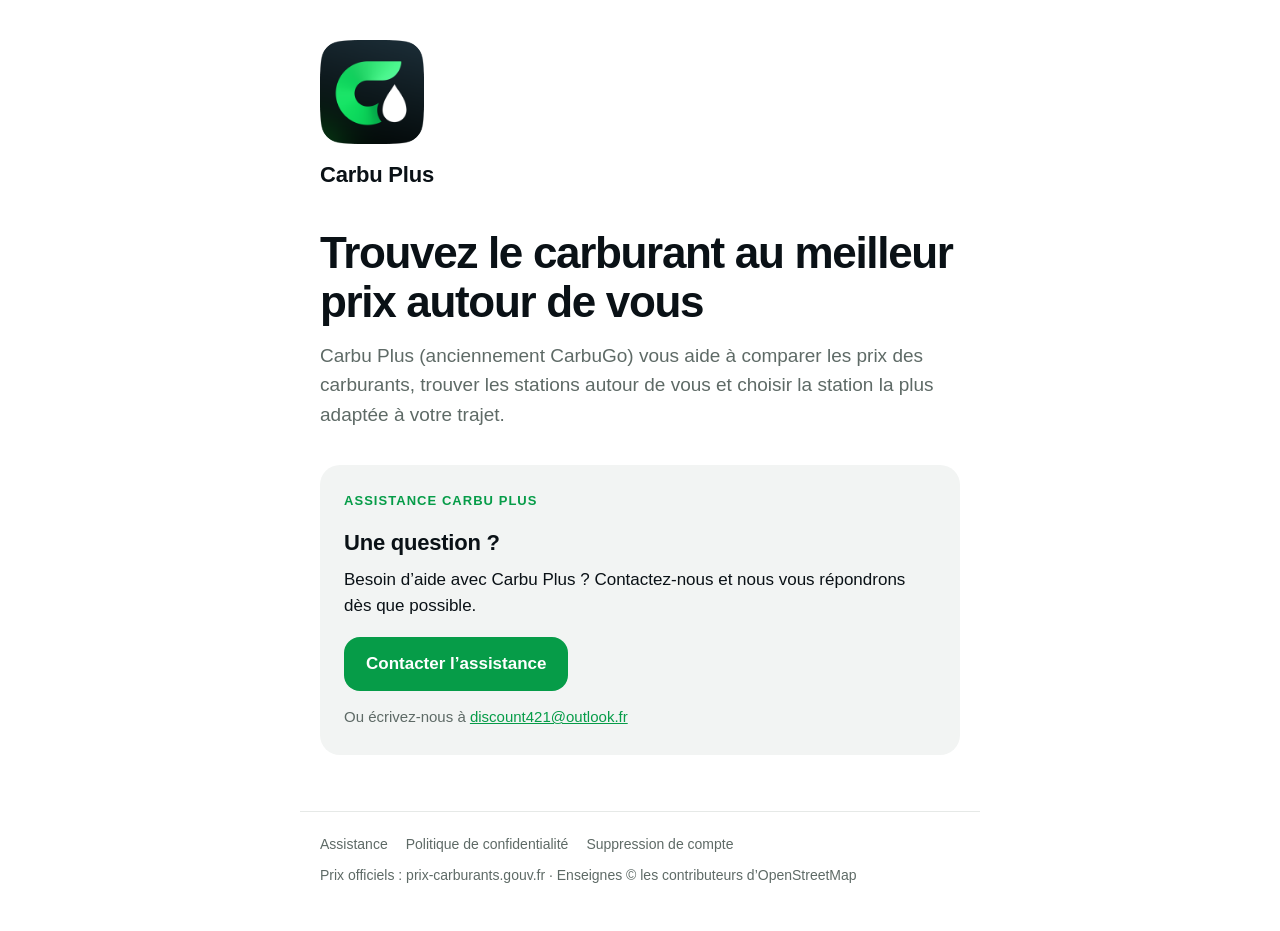
<file: index.html>
<!doctype html>
<html lang="fr">
<head>
  <meta charset="utf-8">
  <meta name="viewport" content="width=device-width, initial-scale=1, viewport-fit=cover">
  <title>Carbu Plus</title>
  <meta name="description" content="Carbu Plus vous aide à comparer les prix des carburants, trouver les stations autour de vous et choisir la station la plus adaptée à votre trajet.">
  <link rel="icon" type="image/png" href="assets/favicon-64.png">
  <link rel="apple-touch-icon" href="assets/apple-touch-icon.png">
  <link rel="stylesheet" href="assets/style.css?v=2">
</head>
<body>
  <main>
    <header class="hero">
      <img src="assets/carbugo-256.png" alt="Logo Carbu Plus" width="104" height="104">
      <p class="name">Carbu Plus</p>
    </header>

    <h1>Trouvez le carburant au meilleur prix autour de vous</h1>
    <p class="lead">Carbu Plus (anciennement CarbuGo) vous aide à comparer les prix des carburants, trouver les stations autour de vous et choisir la station la plus adaptée à votre trajet.</p>

    <section class="card" id="assistance" aria-labelledby="assistance-titre">
      <p class="eyebrow">Assistance Carbu Plus</p>
      <h2 id="assistance-titre">Une question ?</h2>
      <p>Besoin d’aide avec Carbu Plus ? Contactez-nous et nous vous répondrons dès que possible.</p>
      <a class="button" href="mailto:discount421@outlook.fr?subject=Assistance%20Carbu%20Plus">Contacter l’assistance</a>
      <p class="small muted">Ou écrivez-nous à <a href="mailto:discount421@outlook.fr">discount421@outlook.fr</a></p>
    </section>
  </main>

  <footer>
    <nav aria-label="Liens utiles">
      <a href="assistance/">Assistance</a>
      <a href="confidentialite/">Politique de confidentialité</a>
      <a href="suppression-compte/">Suppression de compte</a>
    </nav>
    <p>Prix officiels : prix-carburants.gouv.fr · Enseignes © les contributeurs d’OpenStreetMap</p>
  </footer>
</body>
</html>
</file>
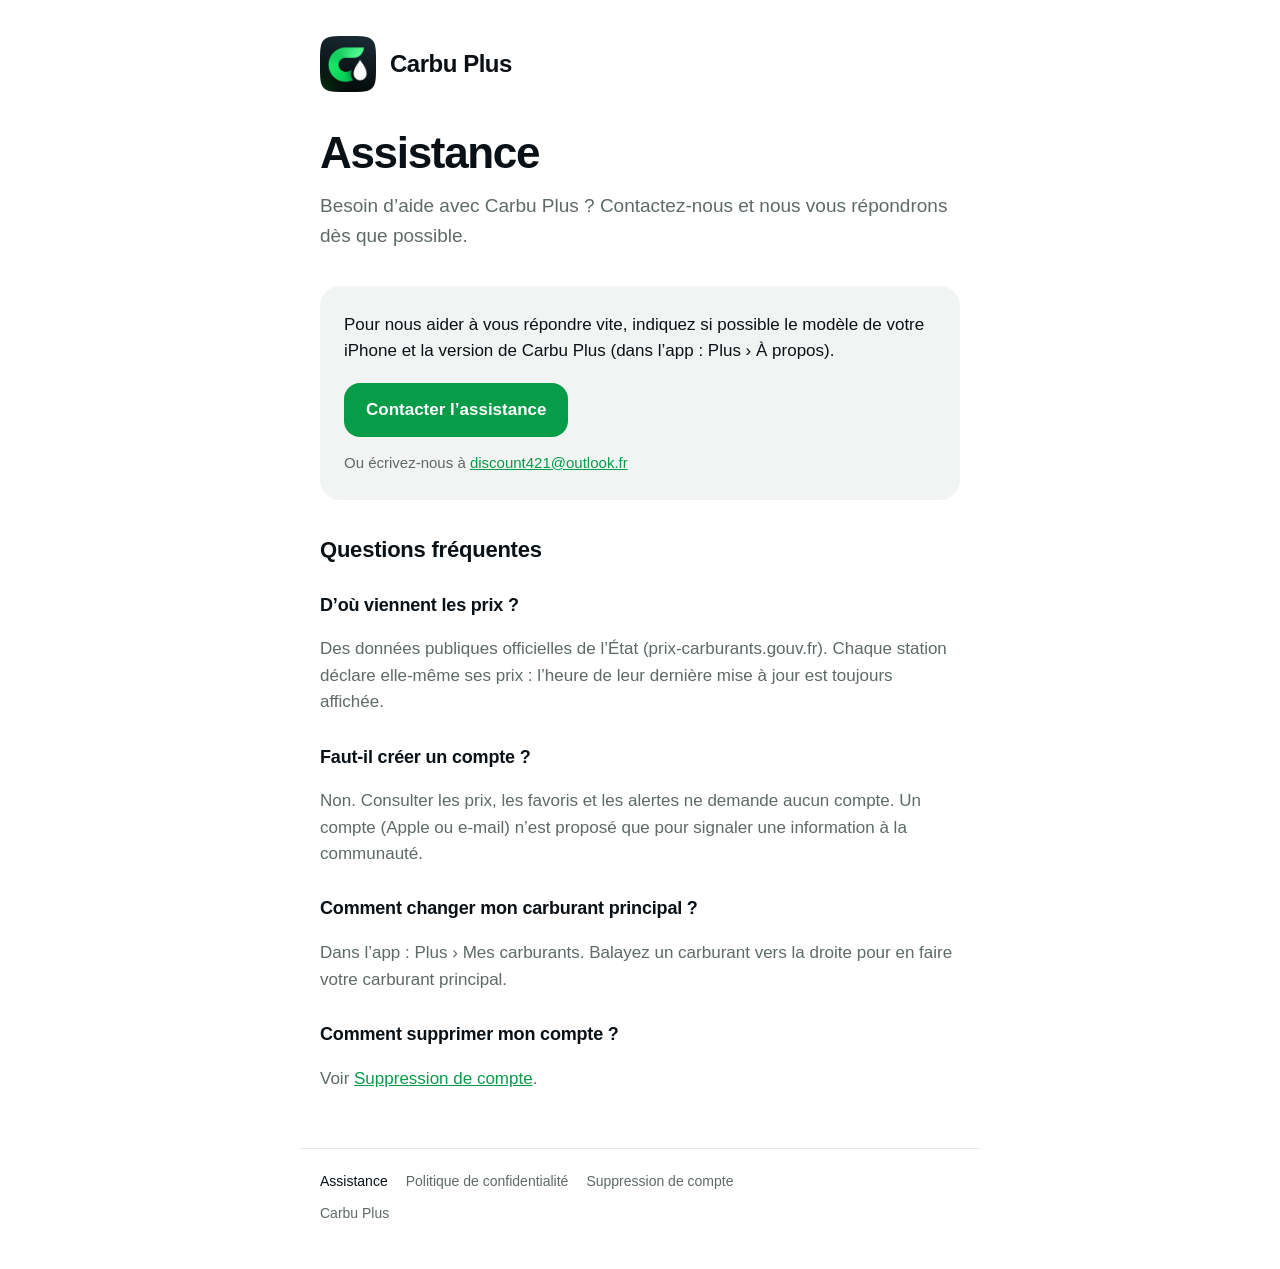
<file: assistance/index.html>
<!doctype html>
<html lang="fr">
<head>
  <meta charset="utf-8">
  <meta name="viewport" content="width=device-width, initial-scale=1, viewport-fit=cover">
  <title>Assistance · Carbu Plus</title>
  <meta name="description" content="Assistance Carbu Plus : contactez-nous, nous vous répondrons dès que possible.">
  <link rel="icon" type="image/png" href="../assets/favicon-64.png">
  <link rel="apple-touch-icon" href="../assets/apple-touch-icon.png">
  <link rel="stylesheet" href="../assets/style.css?v=2">
</head>
<body>
  <main>
    <a class="brand" href="../"><img src="../assets/carbugo-256.png" alt="" width="56" height="56"><span>Carbu Plus</span></a>

    <h1>Assistance</h1>
    <p class="lead">Besoin d’aide avec Carbu Plus ? Contactez-nous et nous vous répondrons dès que possible.</p>

    <section class="card" aria-label="Contact">
      <p>Pour nous aider à vous répondre vite, indiquez si possible le modèle de votre iPhone et la version de Carbu Plus (dans l’app : Plus › À propos).</p>
      <a class="button" href="mailto:discount421@outlook.fr?subject=Assistance%20Carbu%20Plus">Contacter l’assistance</a>
      <p class="small muted">Ou écrivez-nous à <a href="mailto:discount421@outlook.fr">discount421@outlook.fr</a></p>
    </section>

    <h2>Questions fréquentes</h2>

    <h3>D’où viennent les prix ?</h3>
    <p class="muted">Des données publiques officielles de l’État (prix-carburants.gouv.fr). Chaque station déclare elle-même ses prix : l’heure de leur dernière mise à jour est toujours affichée.</p>

    <h3>Faut-il créer un compte ?</h3>
    <p class="muted">Non. Consulter les prix, les favoris et les alertes ne demande aucun compte. Un compte (Apple ou e-mail) n’est proposé que pour signaler une information à la communauté.</p>

    <h3>Comment changer mon carburant principal ?</h3>
    <p class="muted">Dans l’app : Plus › Mes carburants. Balayez un carburant vers la droite pour en faire votre carburant principal.</p>

    <h3>Comment supprimer mon compte ?</h3>
    <p class="muted">Voir <a href="../suppression-compte/">Suppression de compte</a>.</p>
  </main>

  <footer>
    <nav aria-label="Liens utiles">
      <a href="./" aria-current="page">Assistance</a>
      <a href="../confidentialite/">Politique de confidentialité</a>
      <a href="../suppression-compte/">Suppression de compte</a>
    </nav>
    <p>Carbu Plus</p>
  </footer>
</body>
</html>
</file>
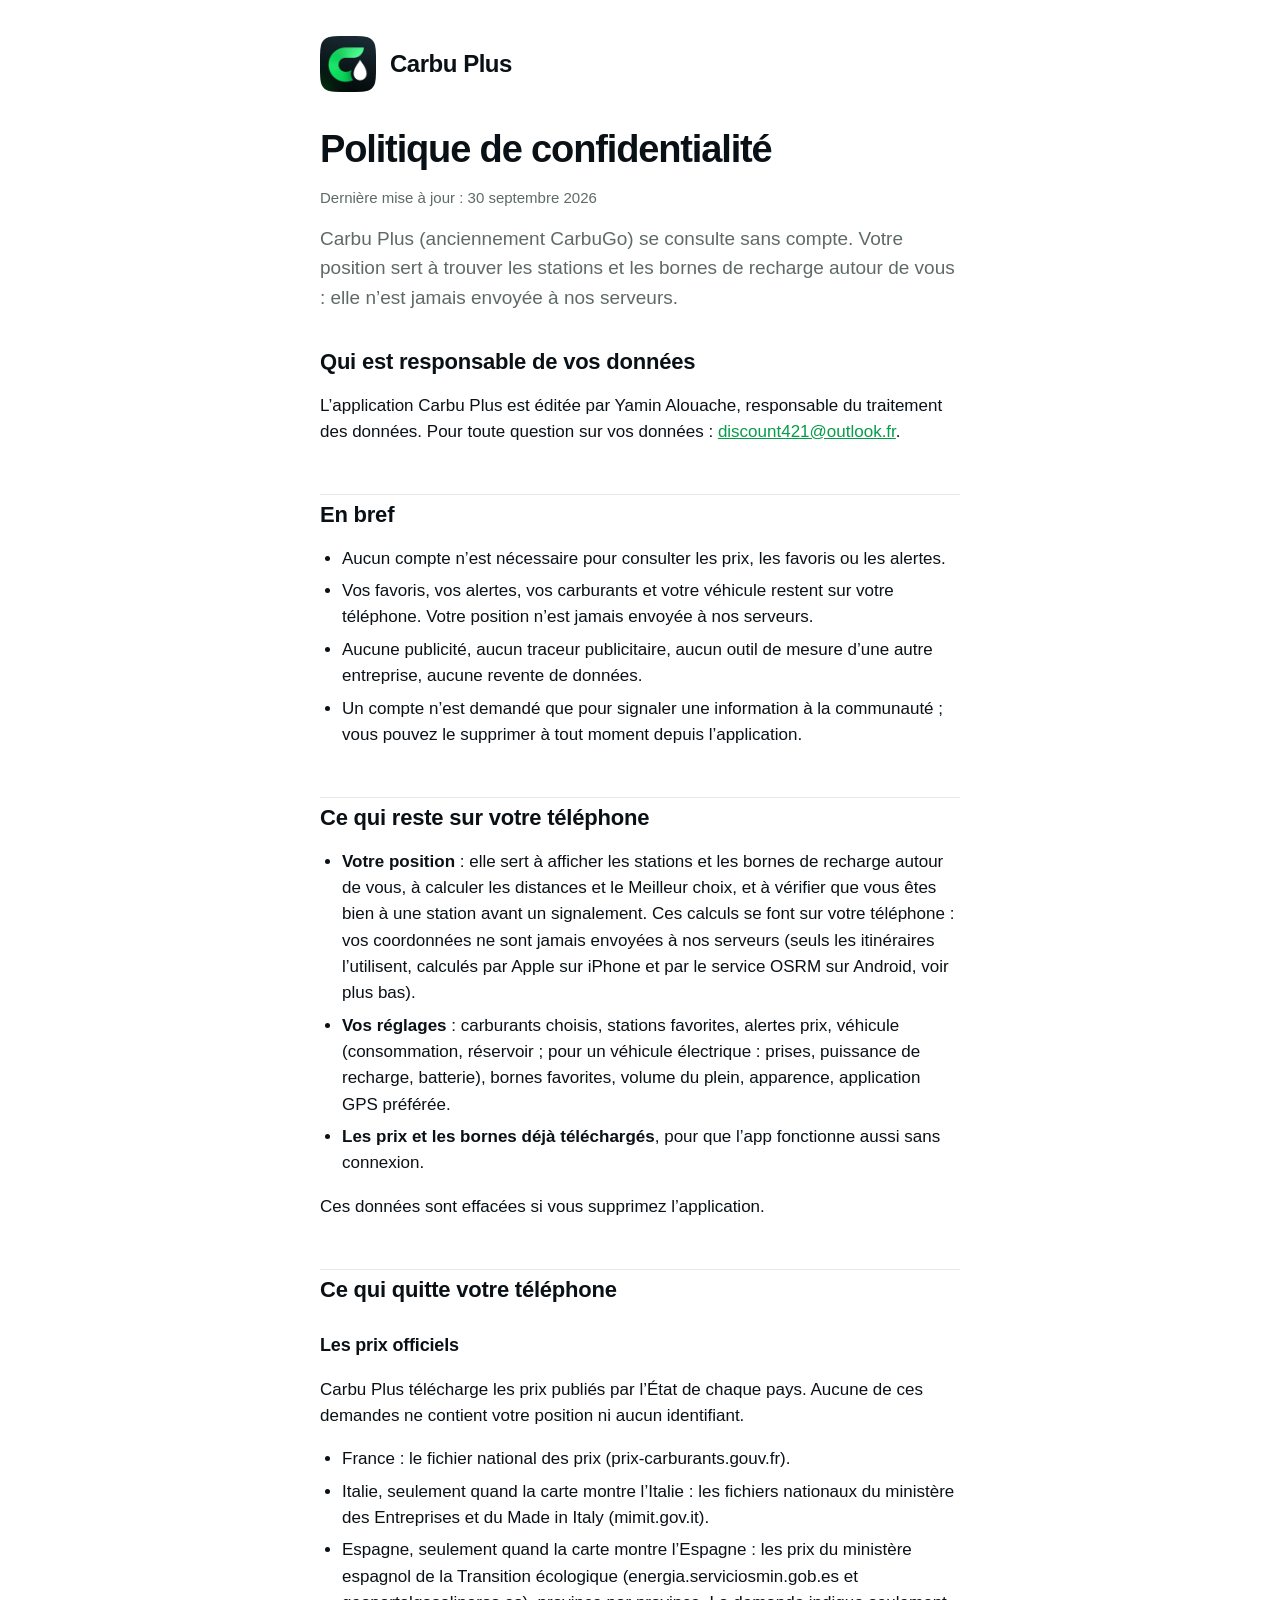
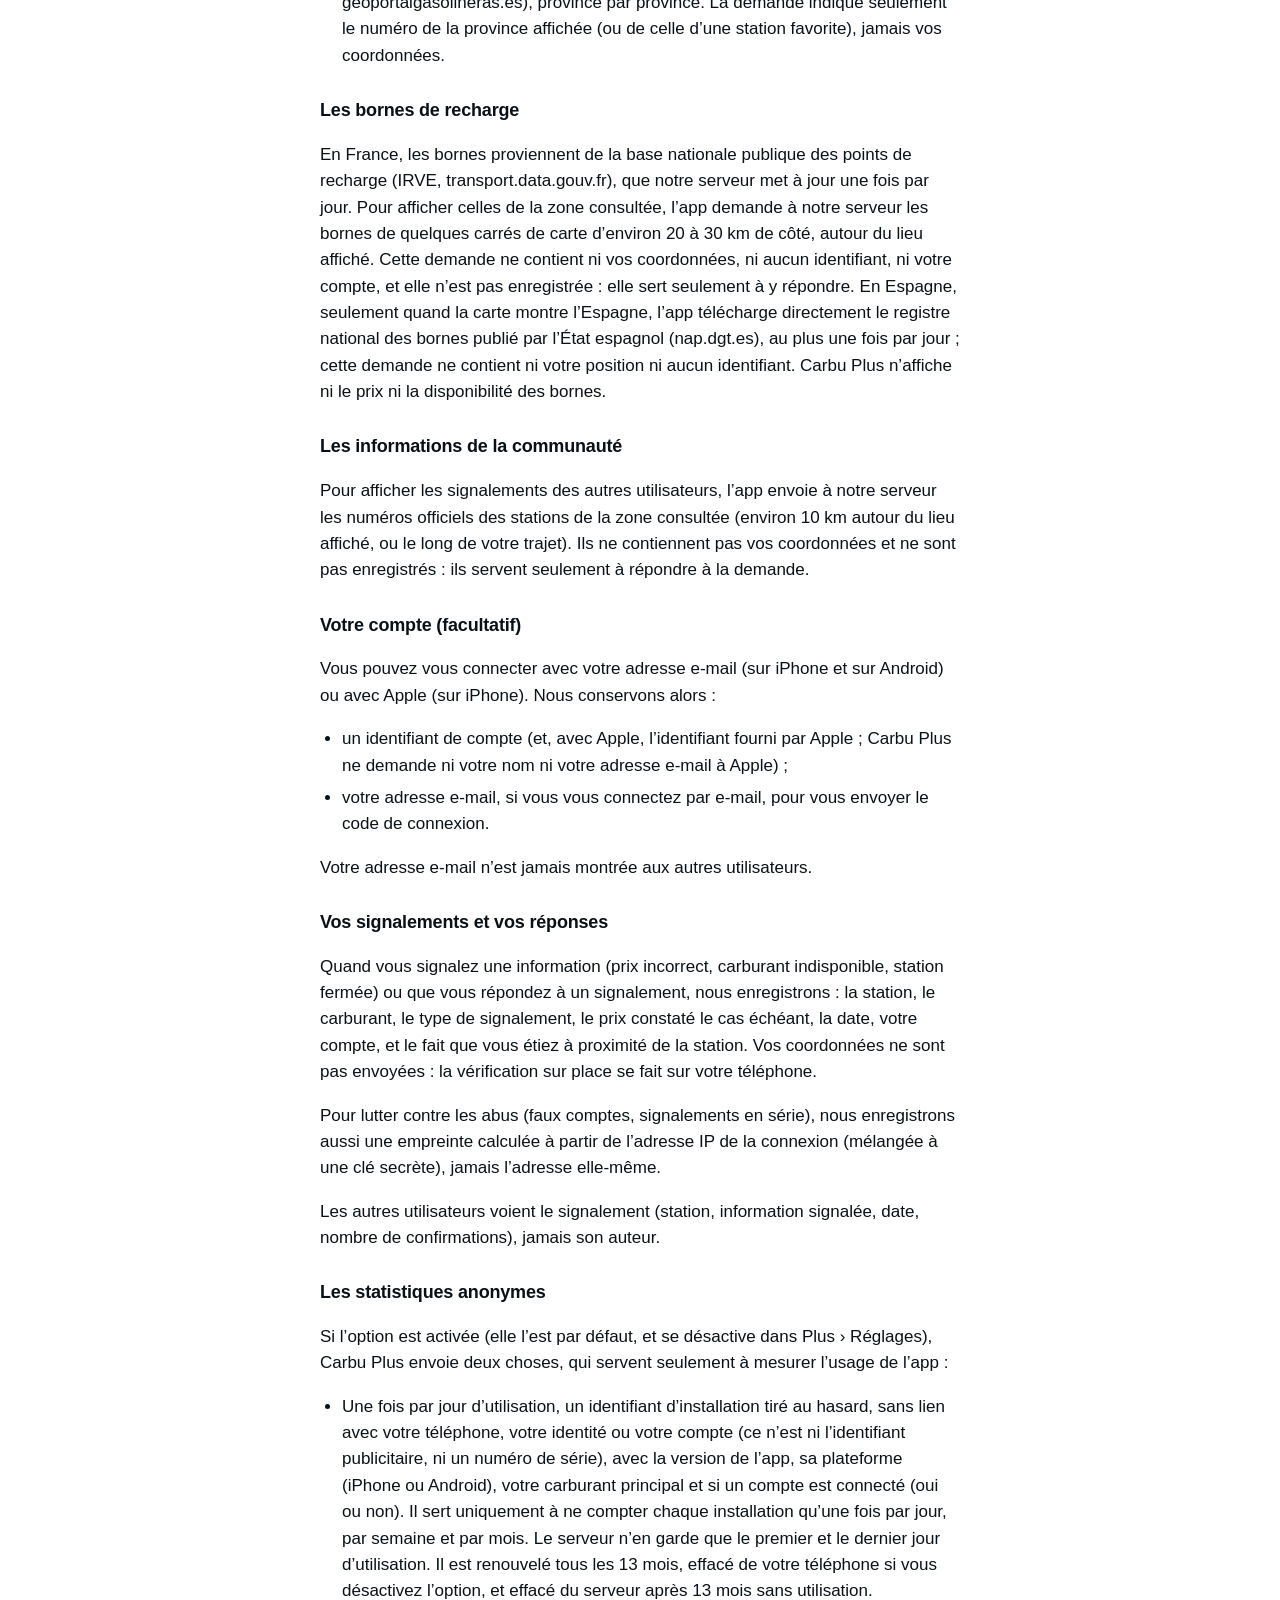
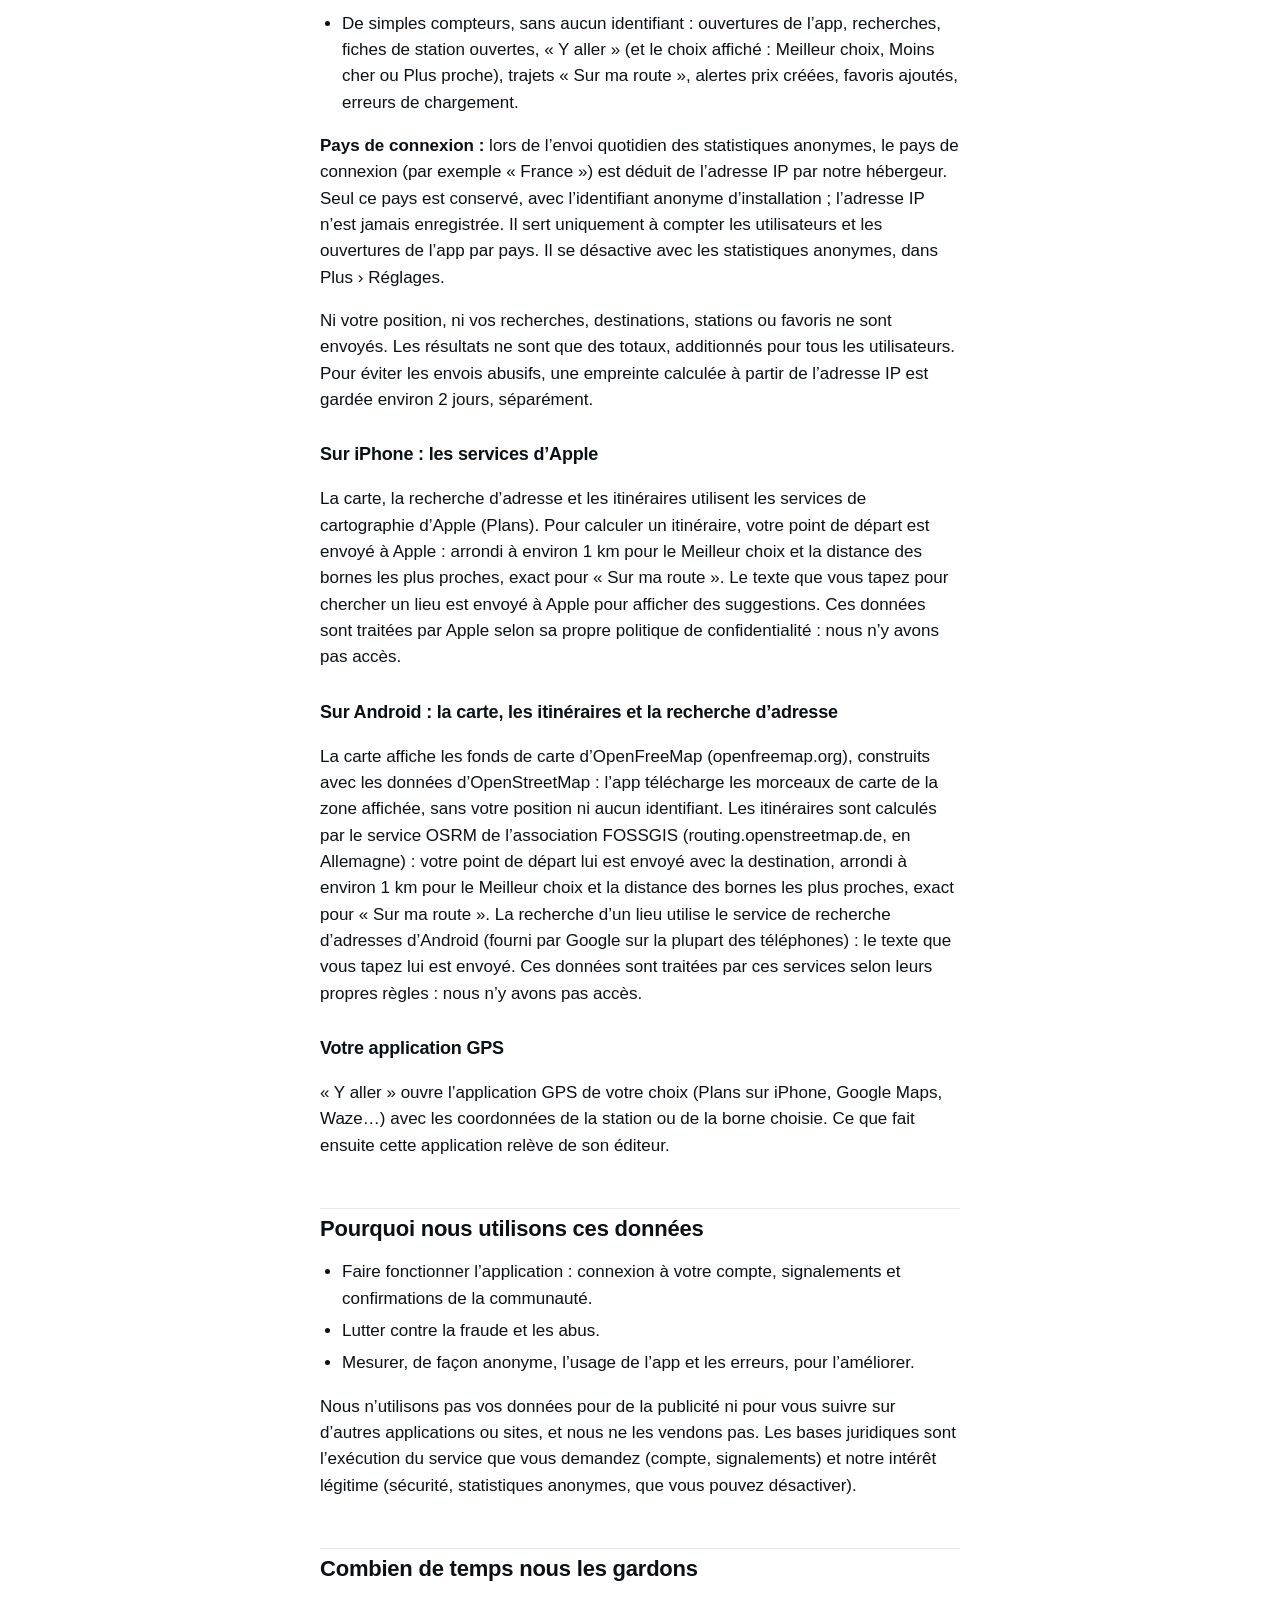
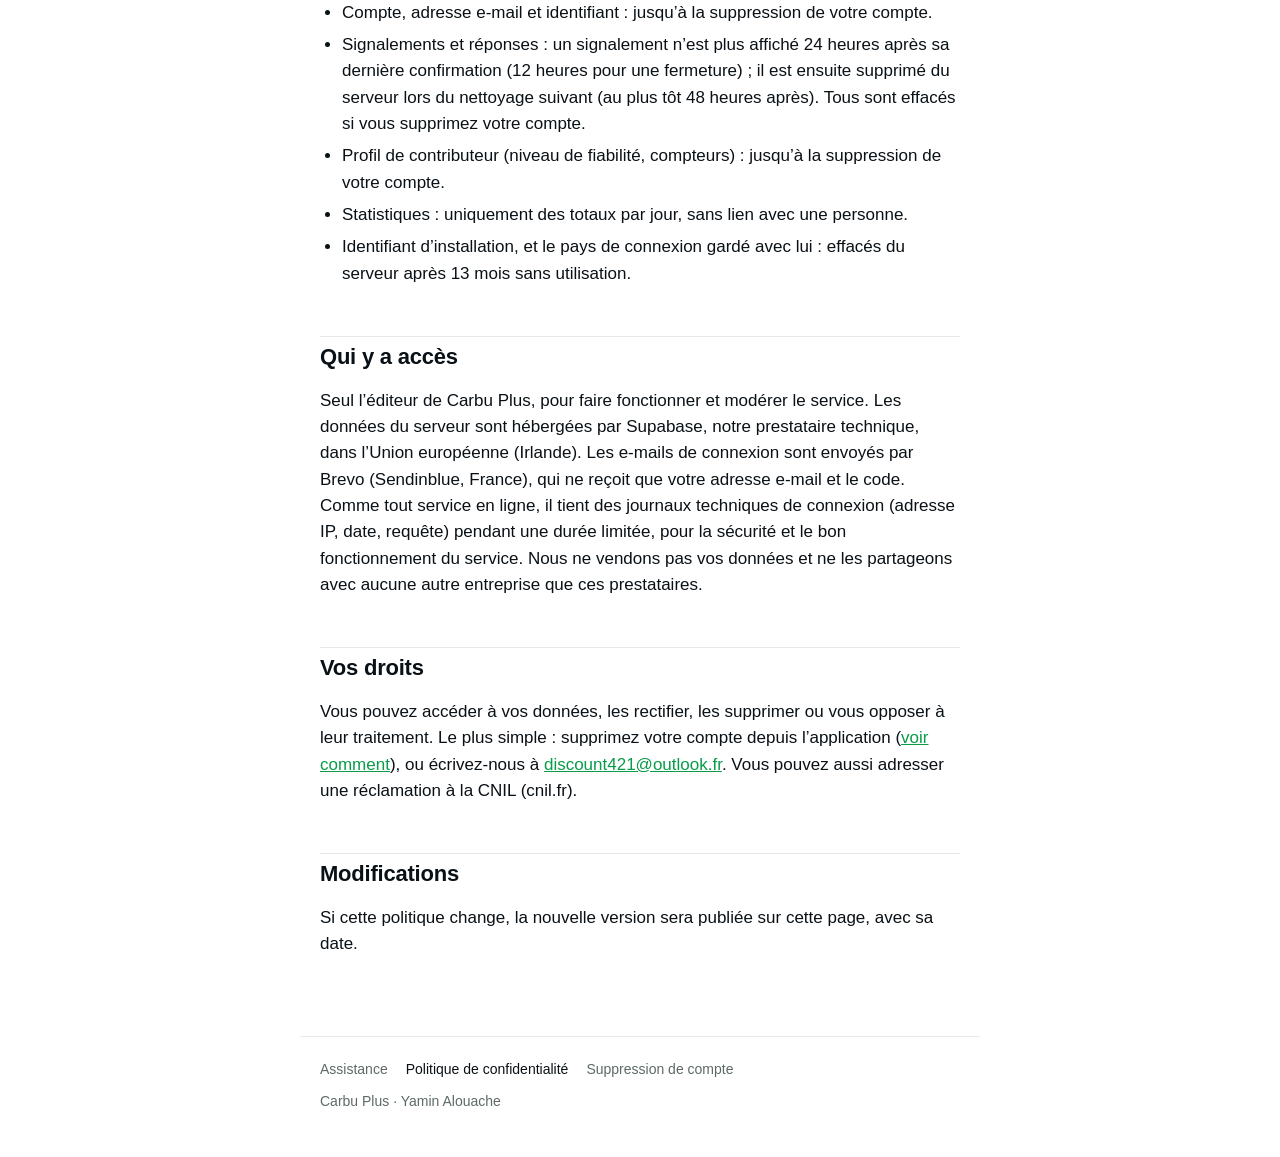
<file: confidentialite/index.html>
<!doctype html>
<html lang="fr">
<head>
  <meta charset="utf-8">
  <meta name="viewport" content="width=device-width, initial-scale=1, viewport-fit=cover">
  <title>Politique de confidentialité · Carbu Plus</title>
  <meta name="description" content="Politique de confidentialité de l’application Carbu Plus : quelles données quittent votre téléphone (iPhone ou Android), pourquoi, et combien de temps elles sont conservées.">
  <link rel="icon" type="image/png" href="../assets/favicon-64.png">
  <link rel="apple-touch-icon" href="../assets/apple-touch-icon.png">
  <link rel="stylesheet" href="../assets/style.css?v=2">
</head>
<body>
  <main class="doc">
    <a class="brand" href="../"><img src="../assets/carbugo-256.png" alt="" width="56" height="56"><span>Carbu Plus</span></a>

    <h1>Politique de confidentialité</h1>
    <p class="muted small">Dernière mise à jour : 30 septembre 2026</p>
    <p class="lead">Carbu Plus (anciennement CarbuGo) se consulte sans compte. Votre position sert à trouver les stations et les bornes de recharge autour de vous : elle n’est jamais envoyée à nos serveurs.</p>

    <section>
      <h2>Qui est responsable de vos données</h2>
      <p>L’application Carbu Plus est éditée par Yamin Alouache, responsable du traitement des données. Pour toute question sur vos données : <a href="mailto:discount421@outlook.fr">discount421@outlook.fr</a>.</p>
    </section>

    <section>
      <h2>En bref</h2>
      <ul>
        <li>Aucun compte n’est nécessaire pour consulter les prix, les favoris ou les alertes.</li>
        <li>Vos favoris, vos alertes, vos carburants et votre véhicule restent sur votre téléphone. Votre position n’est jamais envoyée à nos serveurs.</li>
        <li>Aucune publicité, aucun traceur publicitaire, aucun outil de mesure d’une autre entreprise, aucune revente de données.</li>
        <li>Un compte n’est demandé que pour signaler une information à la communauté ; vous pouvez le supprimer à tout moment depuis l’application.</li>
      </ul>
    </section>

    <section>
      <h2>Ce qui reste sur votre téléphone</h2>
      <ul>
        <li><strong>Votre position</strong> : elle sert à afficher les stations et les bornes de recharge autour de vous, à calculer les distances et le Meilleur choix, et à vérifier que vous êtes bien à une station avant un signalement. Ces calculs se font sur votre téléphone : vos coordonnées ne sont jamais envoyées à nos serveurs (seuls les itinéraires l’utilisent, calculés par Apple sur iPhone et par le service OSRM sur Android, voir plus bas).</li>
        <li><strong>Vos réglages</strong> : carburants choisis, stations favorites, alertes prix, véhicule (consommation, réservoir ; pour un véhicule électrique : prises, puissance de recharge, batterie), bornes favorites, volume du plein, apparence, application GPS préférée.</li>
        <li><strong>Les prix et les bornes déjà téléchargés</strong>, pour que l’app fonctionne aussi sans connexion.</li>
      </ul>
      <p>Ces données sont effacées si vous supprimez l’application.</p>
    </section>

    <section>
      <h2>Ce qui quitte votre téléphone</h2>

      <h3>Les prix officiels</h3>
      <p>Carbu Plus télécharge les prix publiés par l’État de chaque pays. Aucune de ces demandes ne contient votre position ni aucun identifiant.</p>
      <ul>
        <li>France : le fichier national des prix (prix-carburants.gouv.fr).</li>
        <li>Italie, seulement quand la carte montre l’Italie : les fichiers nationaux du ministère des Entreprises et du Made in Italy (mimit.gov.it).</li>
        <li>Espagne, seulement quand la carte montre l’Espagne : les prix du ministère espagnol de la Transition écologique (energia.serviciosmin.gob.es et geoportalgasolineras.es), province par province. La demande indique seulement le numéro de la province affichée (ou de celle d’une station favorite), jamais vos coordonnées.</li>
      </ul>

      <h3>Les bornes de recharge</h3>
      <p>En France, les bornes proviennent de la base nationale publique des points de recharge (IRVE, transport.data.gouv.fr), que notre serveur met à jour une fois par jour. Pour afficher celles de la zone consultée, l’app demande à notre serveur les bornes de quelques carrés de carte d’environ 20 à 30 km de côté, autour du lieu affiché. Cette demande ne contient ni vos coordonnées, ni aucun identifiant, ni votre compte, et elle n’est pas enregistrée : elle sert seulement à y répondre. En Espagne, seulement quand la carte montre l’Espagne, l’app télécharge directement le registre national des bornes publié par l’État espagnol (nap.dgt.es), au plus une fois par jour ; cette demande ne contient ni votre position ni aucun identifiant. Carbu Plus n’affiche ni le prix ni la disponibilité des bornes.</p>

      <h3>Les informations de la communauté</h3>
      <p>Pour afficher les signalements des autres utilisateurs, l’app envoie à notre serveur les numéros officiels des stations de la zone consultée (environ 10 km autour du lieu affiché, ou le long de votre trajet). Ils ne contiennent pas vos coordonnées et ne sont pas enregistrés : ils servent seulement à répondre à la demande.</p>

      <h3>Votre compte (facultatif)</h3>
      <p>Vous pouvez vous connecter avec votre adresse e-mail (sur iPhone et sur Android) ou avec Apple (sur iPhone). Nous conservons alors :</p>
      <ul>
        <li>un identifiant de compte (et, avec Apple, l’identifiant fourni par Apple ; Carbu Plus ne demande ni votre nom ni votre adresse e-mail à Apple) ;</li>
        <li>votre adresse e-mail, si vous vous connectez par e-mail, pour vous envoyer le code de connexion.</li>
      </ul>
      <p>Votre adresse e-mail n’est jamais montrée aux autres utilisateurs.</p>

      <h3>Vos signalements et vos réponses</h3>
      <p>Quand vous signalez une information (prix incorrect, carburant indisponible, station fermée) ou que vous répondez à un signalement, nous enregistrons : la station, le carburant, le type de signalement, le prix constaté le cas échéant, la date, votre compte, et le fait que vous étiez à proximité de la station. Vos coordonnées ne sont pas envoyées : la vérification sur place se fait sur votre téléphone.</p>
      <p>Pour lutter contre les abus (faux comptes, signalements en série), nous enregistrons aussi une empreinte calculée à partir de l’adresse IP de la connexion (mélangée à une clé secrète), jamais l’adresse elle-même.</p>
      <p>Les autres utilisateurs voient le signalement (station, information signalée, date, nombre de confirmations), jamais son auteur.</p>

      <h3>Les statistiques anonymes</h3>
      <p>Si l’option est activée (elle l’est par défaut, et se désactive dans Plus › Réglages), Carbu Plus envoie deux choses, qui servent seulement à mesurer l’usage de l’app :</p>
      <ul>
        <li>Une fois par jour d’utilisation, un identifiant d’installation tiré au hasard, sans lien avec votre téléphone, votre identité ou votre compte (ce n’est ni l’identifiant publicitaire, ni un numéro de série), avec la version de l’app, sa plateforme (iPhone ou Android), votre carburant principal et si un compte est connecté (oui ou non). Il sert uniquement à ne compter chaque installation qu’une fois par jour, par semaine et par mois. Le serveur n’en garde que le premier et le dernier jour d’utilisation. Il est renouvelé tous les 13 mois, effacé de votre téléphone si vous désactivez l’option, et effacé du serveur après 13 mois sans utilisation.</li>
        <li>De simples compteurs, sans aucun identifiant : ouvertures de l’app, recherches, fiches de station ouvertes, « Y aller » (et le choix affiché : Meilleur choix, Moins cher ou Plus proche), trajets « Sur ma route », alertes prix créées, favoris ajoutés, erreurs de chargement.</li>
      </ul>
      <p><strong>Pays de connexion :</strong> lors de l’envoi quotidien des statistiques anonymes, le pays de connexion (par exemple « France ») est déduit de l’adresse IP par notre hébergeur. Seul ce pays est conservé, avec l’identifiant anonyme d’installation ; l’adresse IP n’est jamais enregistrée. Il sert uniquement à compter les utilisateurs et les ouvertures de l’app par pays. Il se désactive avec les statistiques anonymes, dans Plus › Réglages.</p>
      <p>Ni votre position, ni vos recherches, destinations, stations ou favoris ne sont envoyés. Les résultats ne sont que des totaux, additionnés pour tous les utilisateurs. Pour éviter les envois abusifs, une empreinte calculée à partir de l’adresse IP est gardée environ 2 jours, séparément.</p>

      <h3>Sur iPhone : les services d’Apple</h3>
      <p>La carte, la recherche d’adresse et les itinéraires utilisent les services de cartographie d’Apple (Plans). Pour calculer un itinéraire, votre point de départ est envoyé à Apple : arrondi à environ 1 km pour le Meilleur choix et la distance des bornes les plus proches, exact pour « Sur ma route ». Le texte que vous tapez pour chercher un lieu est envoyé à Apple pour afficher des suggestions. Ces données sont traitées par Apple selon sa propre politique de confidentialité : nous n’y avons pas accès.</p>

      <h3>Sur Android : la carte, les itinéraires et la recherche d’adresse</h3>
      <p>La carte affiche les fonds de carte d’OpenFreeMap (openfreemap.org), construits avec les données d’OpenStreetMap : l’app télécharge les morceaux de carte de la zone affichée, sans votre position ni aucun identifiant. Les itinéraires sont calculés par le service OSRM de l’association FOSSGIS (routing.openstreetmap.de, en Allemagne) : votre point de départ lui est envoyé avec la destination, arrondi à environ 1 km pour le Meilleur choix et la distance des bornes les plus proches, exact pour « Sur ma route ». La recherche d’un lieu utilise le service de recherche d’adresses d’Android (fourni par Google sur la plupart des téléphones) : le texte que vous tapez lui est envoyé. Ces données sont traitées par ces services selon leurs propres règles : nous n’y avons pas accès.</p>

      <h3>Votre application GPS</h3>
      <p>« Y aller » ouvre l’application GPS de votre choix (Plans sur iPhone, Google Maps, Waze…) avec les coordonnées de la station ou de la borne choisie. Ce que fait ensuite cette application relève de son éditeur.</p>
    </section>

    <section>
      <h2>Pourquoi nous utilisons ces données</h2>
      <ul>
        <li>Faire fonctionner l’application : connexion à votre compte, signalements et confirmations de la communauté.</li>
        <li>Lutter contre la fraude et les abus.</li>
        <li>Mesurer, de façon anonyme, l’usage de l’app et les erreurs, pour l’améliorer.</li>
      </ul>
      <p>Nous n’utilisons pas vos données pour de la publicité ni pour vous suivre sur d’autres applications ou sites, et nous ne les vendons pas. Les bases juridiques sont l’exécution du service que vous demandez (compte, signalements) et notre intérêt légitime (sécurité, statistiques anonymes, que vous pouvez désactiver).</p>
    </section>

    <section>
      <h2>Combien de temps nous les gardons</h2>
      <ul>
        <li>Compte, adresse e-mail et identifiant : jusqu’à la suppression de votre compte.</li>
        <li>Signalements et réponses : un signalement n’est plus affiché 24 heures après sa dernière confirmation (12 heures pour une fermeture) ; il est ensuite supprimé du serveur lors du nettoyage suivant (au plus tôt 48 heures après). Tous sont effacés si vous supprimez votre compte.</li>
        <li>Profil de contributeur (niveau de fiabilité, compteurs) : jusqu’à la suppression de votre compte.</li>
        <li>Statistiques : uniquement des totaux par jour, sans lien avec une personne.</li>
        <li>Identifiant d’installation, et le pays de connexion gardé avec lui : effacés du serveur après 13 mois sans utilisation.</li>
      </ul>
    </section>

    <section>
      <h2>Qui y a accès</h2>
      <p>Seul l’éditeur de Carbu Plus, pour faire fonctionner et modérer le service. Les données du serveur sont hébergées par Supabase, notre prestataire technique, dans l’Union européenne (Irlande). Les e-mails de connexion sont envoyés par Brevo (Sendinblue, France), qui ne reçoit que votre adresse e-mail et le code. Comme tout service en ligne, il tient des journaux techniques de connexion (adresse IP, date, requête) pendant une durée limitée, pour la sécurité et le bon fonctionnement du service. Nous ne vendons pas vos données et ne les partageons avec aucune autre entreprise que ces prestataires.</p>
    </section>

    <section>
      <h2>Vos droits</h2>
      <p>Vous pouvez accéder à vos données, les rectifier, les supprimer ou vous opposer à leur traitement. Le plus simple : supprimez votre compte depuis l’application (<a href="../suppression-compte/">voir comment</a>), ou écrivez-nous à <a href="mailto:discount421@outlook.fr">discount421@outlook.fr</a>. Vous pouvez aussi adresser une réclamation à la CNIL (cnil.fr).</p>
    </section>

    <section>
      <h2>Modifications</h2>
      <p>Si cette politique change, la nouvelle version sera publiée sur cette page, avec sa date.</p>
    </section>
  </main>

  <footer>
    <nav aria-label="Liens utiles">
      <a href="../assistance/">Assistance</a>
      <a href="./" aria-current="page">Politique de confidentialité</a>
      <a href="../suppression-compte/">Suppression de compte</a>
    </nav>
    <p>Carbu Plus · Yamin Alouache</p>
  </footer>
</body>
</html>
</file>
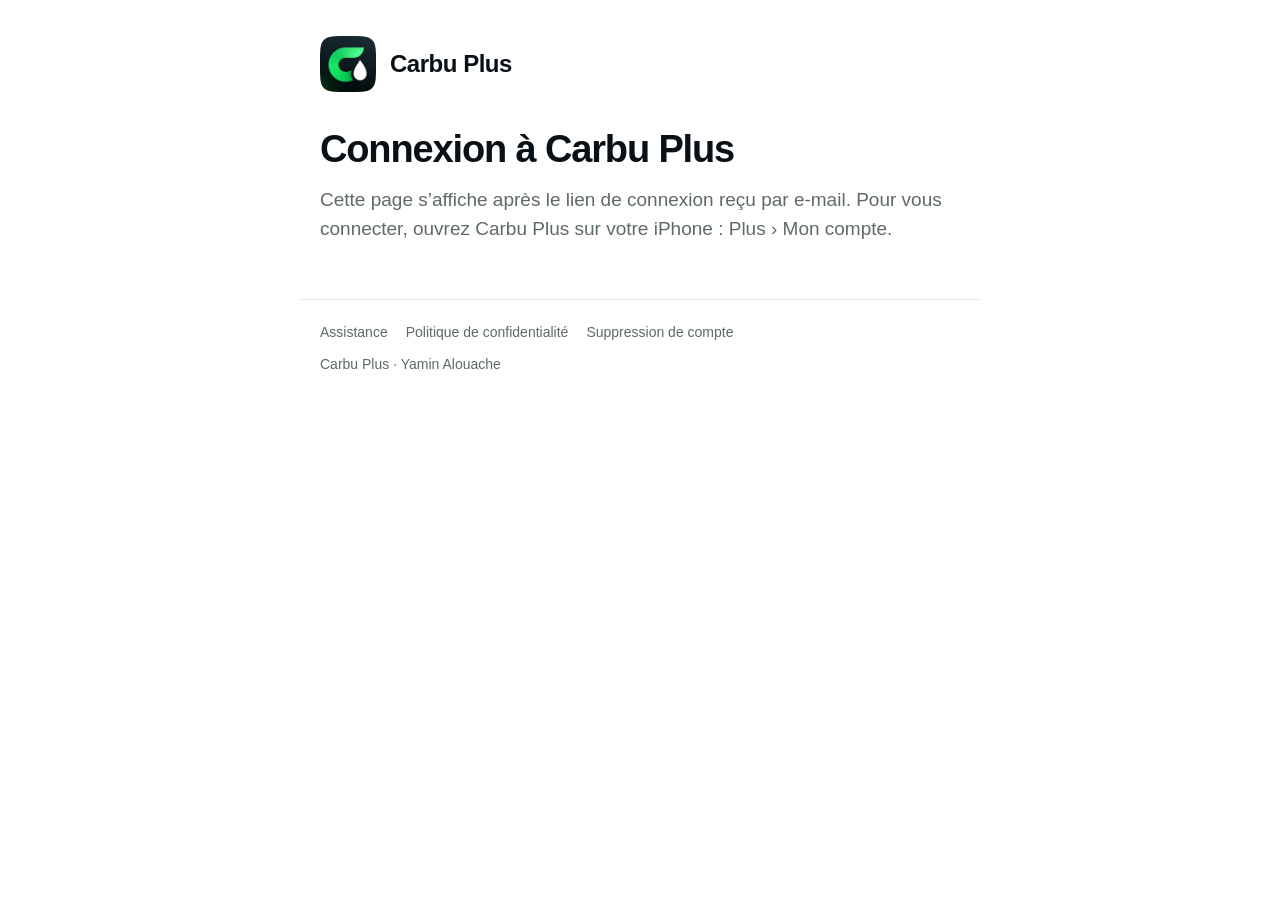
<file: connexion/index.html>
<!doctype html>
<html lang="fr">
<head>
  <meta charset="utf-8">
  <meta name="viewport" content="width=device-width, initial-scale=1, viewport-fit=cover">
  <title>Connexion · Carbu Plus</title>
  <!-- Retour du lien de connexion reçu par e-mail (Supabase › Authentication › URL Configuration › Site URL).
       Le serveur ajoute « ?code=… » (lien valide) ou « ?error=… » (lien expiré ou déjà utilisé). Le code ne sert
       qu'à l'iPhone qui a demandé le lien (PKCE) : le bouton le rend à CarbuGo, qui termine la connexion ;
       sur un ordinateur, un code QR à scanner avec l'iPhone fait la même chose.
       Jamais d'ouverture automatique de l'app : sans elle, Safari afficherait « adresse non valide ». -->
  <meta name="robots" content="noindex">
  <meta name="referrer" content="no-referrer">
  <link rel="icon" type="image/png" href="../assets/favicon-64.png">
  <link rel="apple-touch-icon" href="../assets/apple-touch-icon.png">
  <link rel="stylesheet" href="../assets/style.css?v=2">
  <style>
    [hidden] { display: none !important; }
    /* Code QR : toujours sur fond blanc, même en mode sombre, pour que l'appareil photo le lise. */
    .qr { text-align: center; }
    .qr-code { display: inline-block; padding: 14px; background: #FFFFFF; border-radius: 16px; line-height: 0; }
    .qr-code svg { width: 216px; height: 216px; }
    .qr .small { margin-top: 14px; }
  </style>
</head>
<body>
  <main class="doc">
    <a class="brand" href="../"><img src="../assets/carbugo-256.png" alt="" width="56" height="56"><span>Carbu Plus</span></a>

    <div id="neutre">
      <h1>Connexion à Carbu Plus</h1>
      <p class="lead">Cette page s’affiche après le lien de connexion reçu par e-mail. Pour vous connecter, ouvrez Carbu Plus sur votre iPhone : Plus › Mon compte.</p>
    </div>

    <div id="valide" hidden>
      <h1>Adresse e-mail vérifiée</h1>
      <p class="lead" data-iphone>Touchez le bouton pour revenir dans Carbu Plus : vous serez connecté.</p>
      <p class="lead" data-ailleurs hidden>Pour vous connecter, scannez ce code avec l’appareil photo de votre iPhone : Carbu Plus s’ouvre, connecté.</p>
      <section class="card" data-iphone>
        <a class="button" id="ouvrir" href="carbugo://auth-callback">Ouvrir Carbu Plus</a>
        <p class="small muted">Sur l’iPhone où vous avez demandé le lien.</p>
      </section>
      <section class="card qr" data-ailleurs hidden>
        <div class="qr-code" id="qr" role="img" aria-label="Code QR de connexion à Carbu Plus"></div>
        <p class="small muted">Valable quelques minutes. Sinon, demandez un nouveau lien dans Carbu Plus.</p>
      </section>
    </div>

    <div id="expire" hidden>
      <h1>Ce lien ne fonctionne plus</h1>
      <p class="lead">Il a expiré ou a déjà été utilisé. Dans Carbu Plus, demandez un nouveau lien, puis touchez le dernier e-mail reçu.</p>
      <section class="card" data-iphone>
        <a class="button" href="carbugo://">Ouvrir Carbu Plus</a>
      </section>
    </div>
  </main>

  <footer>
    <nav aria-label="Liens utiles">
      <a href="../assistance/">Assistance</a>
      <a href="../confidentialite/">Politique de confidentialité</a>
      <a href="../suppression-compte/">Suppression de compte</a>
    </nav>
    <p>Carbu Plus · Yamin Alouache</p>
  </footer>

  <script src="../assets/qrcode.min.js"></script>
  <script>
    (function () {
      var query = new URLSearchParams(location.search);
      var hash = new URLSearchParams(location.hash.slice(1));
      var code = query.get("code") || "";
      var failed = ["error", "error_code", "error_description"].some(function (key) { return query.has(key) || hash.has(key); });
      // Le code n'a rien à faire dans l'historique ni dans une capture d'écran : il reste seulement dans le bouton.
      if (location.search || location.hash) history.replaceState(null, "", location.pathname);

      var iphone = /iPhone|iPad|iPod/.test(navigator.userAgent) || (navigator.platform === "MacIntel" && navigator.maxTouchPoints > 1);
      var state = failed ? "expire" : (/^[A-Za-z0-9-]{8,128}$/.test(code) ? "valide" : "neutre");
      if (state === "neutre") return;
      document.getElementById("neutre").hidden = true;
      var block = document.getElementById(state);
      block.hidden = false;
      block.querySelectorAll("[data-iphone]").forEach(function (element) { element.hidden = !iphone; });
      block.querySelectorAll("[data-ailleurs]").forEach(function (element) { element.hidden = iphone; });
      if (state === "valide") {
        var appURL = "carbugo://auth-callback?code=" + encodeURIComponent(code);
        document.getElementById("ouvrir").href = appURL;
        // E-mail ouvert sur un ordinateur : le code ne sert qu'à l'iPhone qui a demandé le lien (PKCE),
        // l'appareil photo de l'iPhone le lui rend par ce QR.
        if (!iphone) {
          try {
            var qr = qrcode(0, "M");
            qr.addData(appURL);
            qr.make();
            document.getElementById("qr").innerHTML = qr.createSvgTag({ cellSize: 6, margin: 0, scalable: true });
          } catch (error) {
            block.querySelector(".qr").hidden = true;
            block.querySelector("p[data-ailleurs]").textContent =
              "Pour vous connecter, demandez un nouveau lien dans Carbu Plus et touchez-le sur votre iPhone.";
          }
        }
      }
    })();
  </script>
</body>
</html>
</file>
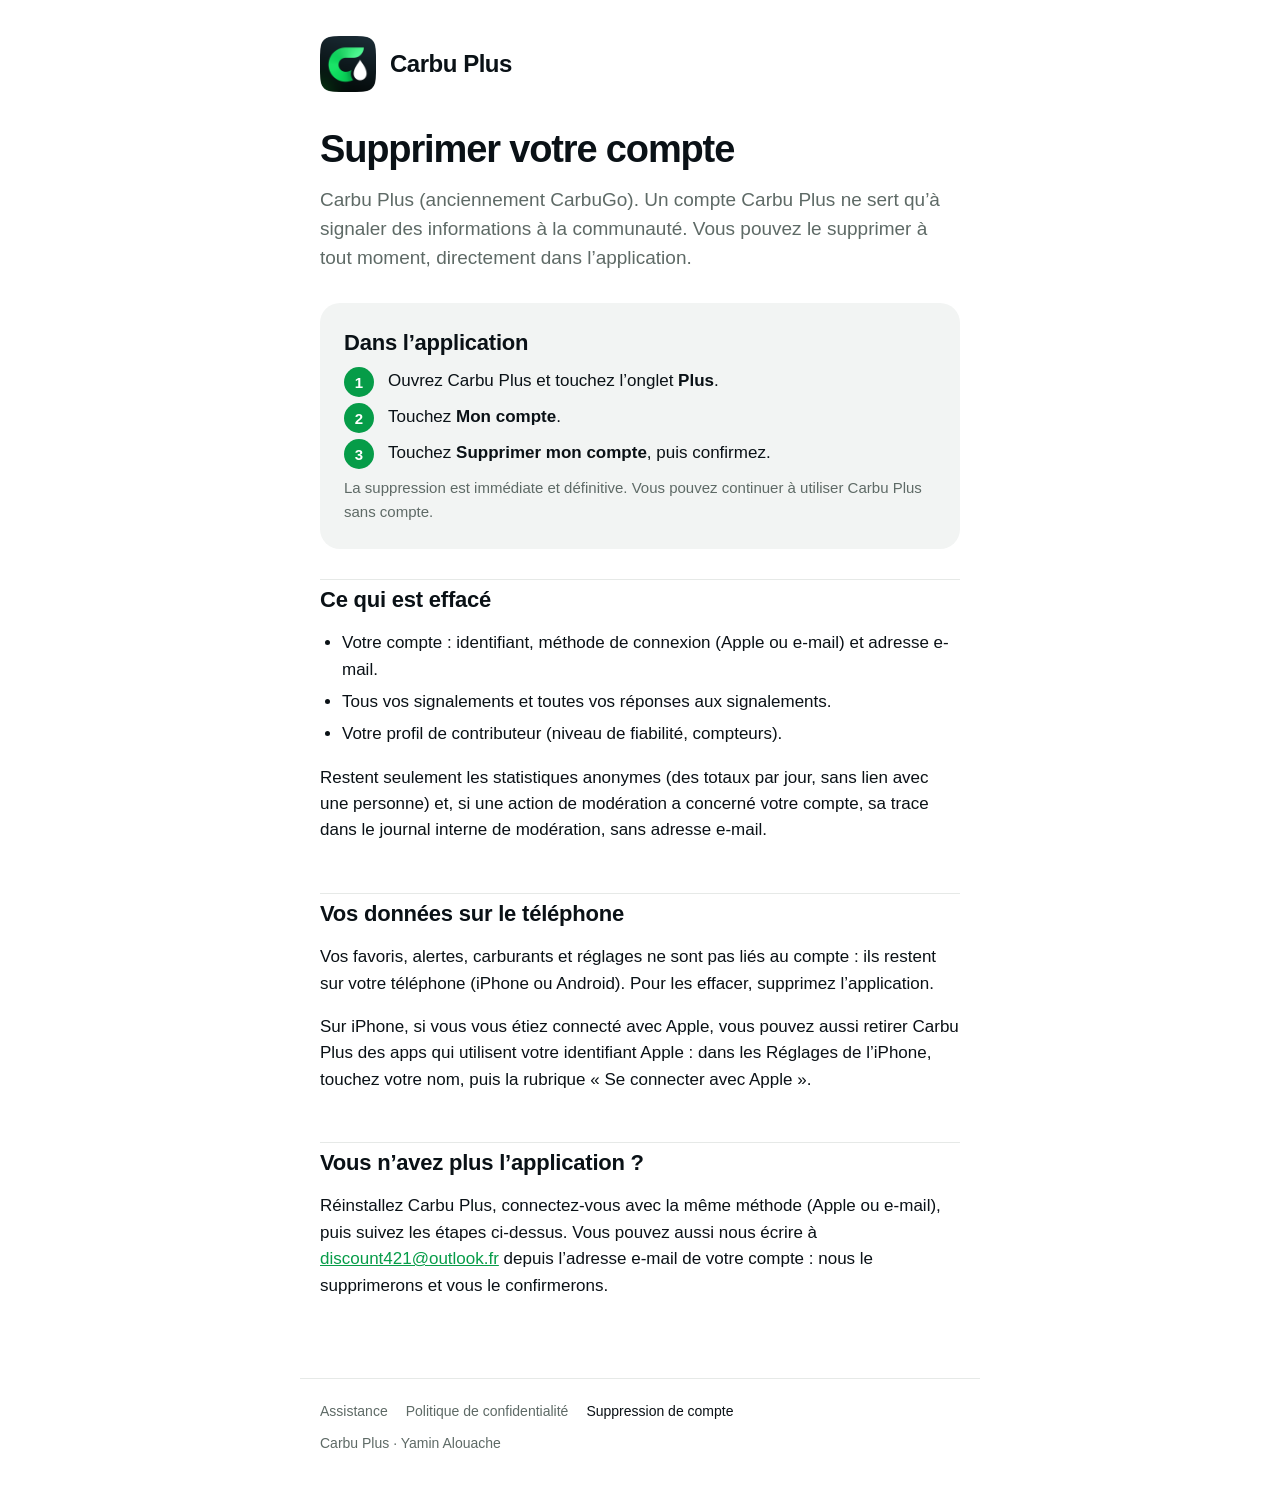
<file: suppression-compte/index.html>
<!doctype html>
<html lang="fr">
<head>
  <meta charset="utf-8">
  <meta name="viewport" content="width=device-width, initial-scale=1, viewport-fit=cover">
  <title>Supprimer son compte · Carbu Plus</title>
  <meta name="description" content="Comment supprimer votre compte Carbu Plus depuis l’application, et ce qui est effacé.">
  <link rel="icon" type="image/png" href="../assets/favicon-64.png">
  <link rel="apple-touch-icon" href="../assets/apple-touch-icon.png">
  <link rel="stylesheet" href="../assets/style.css?v=2">
</head>
<body>
  <main class="doc">
    <a class="brand" href="../"><img src="../assets/carbugo-256.png" alt="" width="56" height="56"><span>Carbu Plus</span></a>

    <h1>Supprimer votre compte</h1>
    <p class="lead">Carbu Plus (anciennement CarbuGo). Un compte Carbu Plus ne sert qu’à signaler des informations à la communauté. Vous pouvez le supprimer à tout moment, directement dans l’application.</p>

    <section class="card" aria-label="Étapes">
      <h2>Dans l’application</h2>
      <ol class="steps">
        <li>Ouvrez Carbu Plus et touchez l’onglet <strong>Plus</strong>.</li>
        <li>Touchez <strong>Mon compte</strong>.</li>
        <li>Touchez <strong>Supprimer mon compte</strong>, puis confirmez.</li>
      </ol>
      <p class="small muted">La suppression est immédiate et définitive. Vous pouvez continuer à utiliser Carbu Plus sans compte.</p>
    </section>

    <section>
      <h2>Ce qui est effacé</h2>
      <ul>
        <li>Votre compte : identifiant, méthode de connexion (Apple ou e-mail) et adresse e-mail.</li>
        <li>Tous vos signalements et toutes vos réponses aux signalements.</li>
        <li>Votre profil de contributeur (niveau de fiabilité, compteurs).</li>
      </ul>
      <p>Restent seulement les statistiques anonymes (des totaux par jour, sans lien avec une personne) et, si une action de modération a concerné votre compte, sa trace dans le journal interne de modération, sans adresse e-mail.</p>
    </section>

    <section>
      <h2>Vos données sur le téléphone</h2>
      <p>Vos favoris, alertes, carburants et réglages ne sont pas liés au compte : ils restent sur votre téléphone (iPhone ou Android). Pour les effacer, supprimez l’application.</p>
      <p>Sur iPhone, si vous vous étiez connecté avec Apple, vous pouvez aussi retirer Carbu Plus des apps qui utilisent votre identifiant Apple : dans les Réglages de l’iPhone, touchez votre nom, puis la rubrique « Se connecter avec Apple ».</p>
    </section>

    <section>
      <h2>Vous n’avez plus l’application ?</h2>
      <p>Réinstallez Carbu Plus, connectez-vous avec la même méthode (Apple ou e-mail), puis suivez les étapes ci-dessus. Vous pouvez aussi nous écrire à <a href="mailto:discount421@outlook.fr?subject=Suppression%20de%20compte%20Carbu%20Plus">discount421@outlook.fr</a> depuis l’adresse e-mail de votre compte : nous le supprimerons et vous le confirmerons.</p>
    </section>
  </main>

  <footer>
    <nav aria-label="Liens utiles">
      <a href="../assistance/">Assistance</a>
      <a href="../confidentialite/">Politique de confidentialité</a>
      <a href="./" aria-current="page">Suppression de compte</a>
    </nav>
    <p>Carbu Plus · Yamin Alouache</p>
  </footer>
</body>
</html>
</file>
<file: assets/style.css>
/* CarbuGo — site d'assistance. Couleurs de l'app (shared/design-tokens.json), police système, aucun service tiers. */
:root {
  color-scheme: light dark;
  --green: #069C48;
  --green-fill: #069C48;
  --ink: #0A1116;
  --secondary: #5E6A66;
  --bg: #FFFFFF;
  --surface: #F2F4F3;
  --border: #E6E9E7;
}

@media (prefers-color-scheme: dark) {
  :root {
    --green: #1BC862;
    --green-fill: #15A553;
    --ink: #F2F5F3;
    --secondary: #9BA6A1;
    --bg: #000000;
    --surface: #1C1F1E;
    --border: #2F3431;
  }
}

* { box-sizing: border-box; }

html { -webkit-text-size-adjust: 100%; }

body {
  margin: 0;
  background: var(--bg);
  color: var(--ink);
  font: 17px/1.55 -apple-system, BlinkMacSystemFont, "SF Pro Text", "Segoe UI", Roboto, "Helvetica Neue", Arial, sans-serif;
  -webkit-font-smoothing: antialiased;
}

main, footer { max-width: 680px; margin: 0 auto; padding: 0 20px; }

a { color: var(--green); }

.brand {
  display: flex; align-items: center; gap: 14px;
  padding: 36px 0 8px;
  color: var(--ink); text-decoration: none;
}
.brand img { width: 56px; height: 56px; border-radius: 13px; }
.brand span { font-size: 24px; font-weight: 700; letter-spacing: -0.02em; }

.hero { padding: 40px 0 8px; }
.hero img { width: 104px; height: 104px; border-radius: 24px; display: block; }
.hero .name { margin: 14px 0 0; font-size: 22px; font-weight: 700; letter-spacing: -0.01em; }

h1 {
  margin: 28px 0 14px;
  font-size: clamp(30px, 7vw, 44px); line-height: 1.12; font-weight: 800; letter-spacing: -0.03em;
}
h2 { margin: 0 0 10px; font-size: 22px; line-height: 1.25; letter-spacing: -0.01em; }
h3 { margin: 28px 0 6px; font-size: 18px; letter-spacing: -0.01em; }

.lead { margin: 0; font-size: 19px; color: var(--secondary); }
.muted { color: var(--secondary); }
.small { font-size: 15px; }

.card {
  margin: 36px 0;
  padding: 26px 24px;
  background: var(--surface);
  border-radius: 20px;
}
.card p { margin: 0 0 18px; }
.card p:last-child { margin-bottom: 0; }

.eyebrow {
  margin: 0 0 6px;
  font-size: 13px; font-weight: 700; letter-spacing: 0.08em; text-transform: uppercase;
  color: var(--green);
}

.button {
  display: flex; align-items: center; justify-content: center; gap: 10px;
  width: 100%; min-height: 54px; padding: 0 22px;
  background: var(--green-fill); color: #FFFFFF;
  border-radius: 16px;
  font-weight: 600; font-size: 17px; text-decoration: none;
}
.button:hover { filter: brightness(1.06); }
.button + p { margin-top: 14px; }
@media (min-width: 600px) { .button { width: auto; display: inline-flex; } }

.steps { margin: 12px 0 0; padding: 0; list-style: none; counter-reset: step; }
.steps li { position: relative; margin: 0 0 14px; padding-left: 44px; min-height: 30px; }
.steps li::before {
  counter-increment: step; content: counter(step);
  position: absolute; left: 0; top: -1px;
  width: 30px; height: 30px; border-radius: 50%;
  display: grid; place-items: center;
  background: var(--green-fill); color: #FFFFFF; font-size: 15px; font-weight: 700;
}

.doc h1 { font-size: clamp(28px, 6vw, 38px); }
.doc .lead { margin-bottom: 30px; }
.doc section { padding: 6px 0; border-top: 1px solid var(--border); margin-top: 26px; }
.doc section:first-of-type { border-top: 0; margin-top: 0; }
.doc section.card { padding: 26px 24px; margin: 30px 0; border-top: 0; }
.doc ul { padding-left: 22px; }
.doc li { margin: 6px 0; }

footer {
  margin-top: 56px; padding-top: 22px; padding-bottom: 44px;
  border-top: 1px solid var(--border);
  font-size: 14px; color: var(--secondary);
}
footer nav { display: flex; flex-wrap: wrap; gap: 6px 18px; margin-bottom: 10px; }
footer nav a { color: var(--secondary); text-decoration: none; }
footer nav a:hover, footer nav a[aria-current="page"] { color: var(--ink); }
footer p { margin: 0; }
</file>
